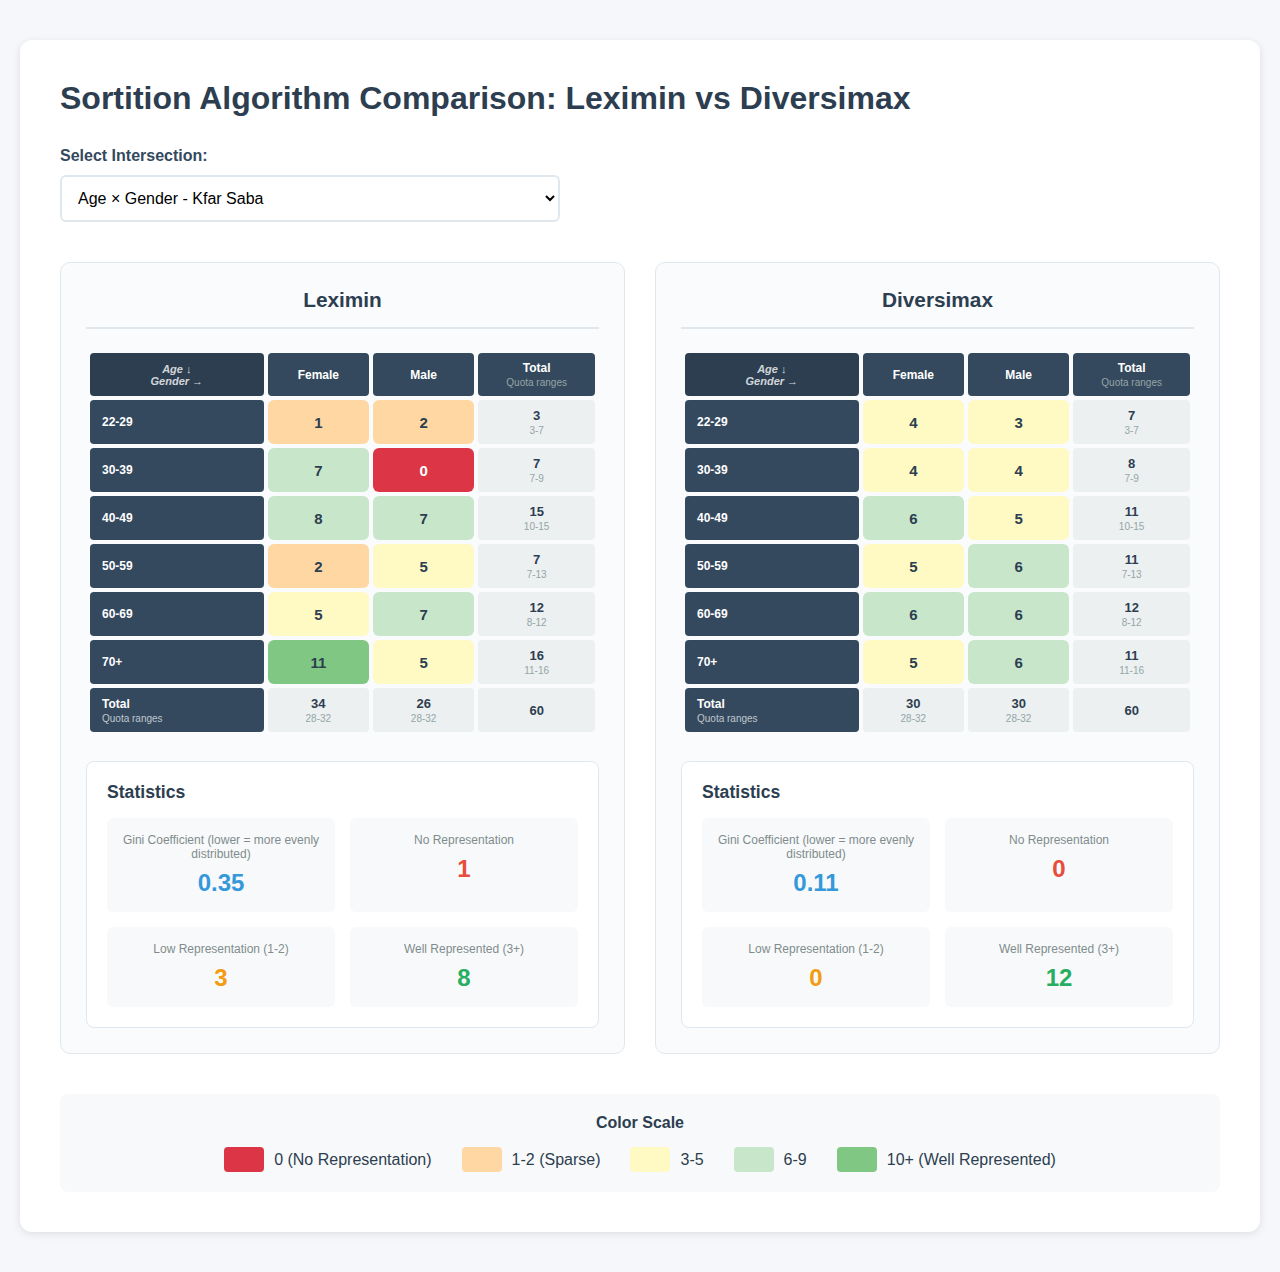
<file: index.html>
<!DOCTYPE html>
<html lang="en">
<head>
    <meta charset="UTF-8">
    <meta name="viewport" content="width=device-width, initial-scale=1.0">
    <title>Sortition Algorithm Comparison</title>
    <style>
        * {
            margin: 0;
            padding: 0;
            box-sizing: border-box;
        }

        body {
            font-family: 'Segoe UI', Tahoma, Geneva, Verdana, sans-serif;
            background: #f5f7fa;
            padding: 40px 20px;
            color: #2c3e50;
        }

        .container {
            max-width: 1600px;
            margin: 0 auto;
            background: white;
            border-radius: 12px;
            padding: 40px;
            box-shadow: 0 2px 8px rgba(0,0,0,0.1);
        }

        h1 {
            font-size: 2em;
            margin-bottom: 30px;
            color: #2c3e50;
            font-weight: 600;
        }

        .controls {
            margin-bottom: 40px;
        }

        .controls label {
            display: block;
            font-weight: 600;
            margin-bottom: 10px;
            color: #34495e;
        }

        .controls select {
            width: 100%;
            max-width: 500px;
            padding: 12px;
            border: 2px solid #e1e8ed;
            border-radius: 6px;
            font-size: 16px;
            background: white;
            cursor: pointer;
            transition: border-color 0.2s;
        }

        .controls select:hover {
            border-color: #3498db;
        }

        .controls select:focus {
            outline: none;
            border-color: #2980b9;
        }

        .comparison-wrapper {
            display: grid;
            grid-template-columns: 1fr 1fr;
            gap: 30px;
            margin-bottom: 30px;
        }

        .algorithm-section {
            background: #fafbfc;
            padding: 25px;
            border-radius: 10px;
            border: 1px solid #e1e8ed;
        }

        .algorithm-title {
            font-size: 1.3em;
            font-weight: 600;
            margin-bottom: 20px;
            text-align: center;
            padding-bottom: 15px;
            border-bottom: 2px solid #e1e8ed;
            color: #2c3e50;
        }

        .table-container {
            overflow-x: auto;
            margin-bottom: 25px;
        }

        table {
            width: 100%;
            border-collapse: separate;
            border-spacing: 4px;
        }

        th, td {
            padding: 8px 10px;
            text-align: center;
            font-size: 12px;
        }

        th {
            background: #34495e;
            color: white;
            font-weight: 600;
            border-radius: 4px;
        }

        th.corner {
            background: #2c3e50;
            font-size: 11px;
            font-style: italic;
            color: rgba(255,255,255,0.8);
        }

        th.header-cell {
            font-size: 12px;
            min-width: 70px;
        }

        td.row-header {
            background: #34495e;
            color: white;
            font-weight: 600;
            text-align: left;
            padding-left: 12px;
            border-radius: 4px;
            min-width: 120px;
            max-width: 150px;
        }

        td.data-cell {
            background: white;
            border-radius: 6px;
            font-size: 15px;
            font-weight: 600;
            transition: transform 0.2s;
            position: relative;
            min-width: 50px;
            max-width: 70px;
        }

        td.data-cell:hover {
            transform: scale(1.05);
            z-index: 10;
            box-shadow: 0 4px 12px rgba(0,0,0,0.15);
        }

        td.margin-cell {
            background: #ecf0f1;
            font-weight: 600;
            font-size: 13px;
            border-radius: 4px;
            min-width: 60px;
        }

        .quota-info {
            display: block;
            font-size: 10px;
            color: #95a5a6;
            margin-top: 2px;
            font-weight: normal;
        }

        .stats-section {
            background: white;
            padding: 20px;
            border-radius: 8px;
            border: 1px solid #e1e8ed;
        }

        .stats-title {
            font-weight: 600;
            margin-bottom: 15px;
            color: #2c3e50;
            font-size: 1.1em;
        }

        .stats-grid {
            display: grid;
            grid-template-columns: repeat(auto-fit, minmax(180px, 1fr));
            gap: 15px;
        }

        .stat-item {
            background: #f8f9fa;
            padding: 15px;
            border-radius: 6px;
            text-align: center;
        }

        .stat-label {
            font-size: 12px;
            color: #7f8c8d;
            margin-bottom: 8px;
        }

        .stat-value {
            font-size: 24px;
            font-weight: 700;
            color: #2c3e50;
        }

        .stat-item.gini .stat-value {
            color: #3498db;
        }

        .stat-item.empty .stat-value {
            color: #e74c3c;
        }

        .stat-item.sparse .stat-value {
            color: #f39c12;
        }

        .stat-item.good .stat-value {
            color: #27ae60;
        }

        .comment-section {
            margin-top: 30px;
            padding: 20px;
            background: #f8f9fa;
            border-left: 3px solid #bdc3c7;
            border-radius: 6px;
            display: none;
        }

        .comment-section.active {
            display: block;
        }

        .comment-section p {
            color: #5d6d7e;
            line-height: 1.6;
            font-size: 14px;
        }

        .legend {
            margin-top: 40px;
            padding: 20px;
            background: #f8f9fa;
            border-radius: 8px;
            text-align: center;
        }

        .legend-title {
            font-weight: 600;
            margin-bottom: 15px;
            color: #2c3e50;
        }

        .legend-items {
            display: flex;
            justify-content: center;
            gap: 30px;
            flex-wrap: wrap;
        }

        .legend-item {
            display: flex;
            align-items: center;
            gap: 10px;
        }

        .legend-color {
            width: 40px;
            height: 25px;
            border-radius: 4px;
        }

        @media (max-width: 1200px) {
            .comparison-wrapper {
                grid-template-columns: 1fr;
            }

            th.header-cell {
                min-width: 60px;
            }

            td.row-header {
                min-width: 100px;
            }
        }
    </style>
</head>
<body>
    <div class="container">
        <h1>Sortition Algorithm Comparison: Leximin vs Diversimax</h1>

        <div class="controls">
            <label for="datasetSelect">Select Intersection:</label>
            <select id="datasetSelect"></select>
        </div>

        <div class="comparison-wrapper">
            <div class="algorithm-section leximin-section">
                <h2 class="algorithm-title">Leximin</h2>
                <div class="table-container" id="leximinTable"></div>
                <div class="stats-section">
                    <div class="stats-title">Statistics</div>
                    <div class="stats-grid" id="leximinStats"></div>
                </div>
            </div>

            <div class="algorithm-section diversimax-section">
                <h2 class="algorithm-title">Diversimax</h2>
                <div class="table-container" id="diversimaxTable"></div>
                <div class="stats-section">
                    <div class="stats-title">Statistics</div>
                    <div class="stats-grid" id="diversimaxStats"></div>
                </div>
            </div>
        </div>

        <div class="comment-section" id="commentSection">
            <p id="commentText"></p>
        </div>

        <div class="legend">
            <div class="legend-title">Color Scale</div>
            <div class="legend-items">
                <div class="legend-item">
                    <div class="legend-color" style="background: #dc3545;"></div>
                    <span>0 (No Representation)</span>
                </div>
                <div class="legend-item">
                    <div class="legend-color" style="background: #ffd7a3;"></div>
                    <span>1-2 (Sparse)</span>
                </div>
                <div class="legend-item">
                    <div class="legend-color" style="background: #fff9c4;"></div>
                    <span>3-5</span>
                </div>
                <div class="legend-item">
                    <div class="legend-color" style="background: #c8e6c9;"></div>
                    <span>6-9</span>
                </div>
                <div class="legend-item">
                    <div class="legend-color" style="background: #81c784;"></div>
                    <span>10+ (Well Represented)</span>
                </div>
            </div>
        </div>
    </div>

    <script>
        const datasets = [
            {
                name: "Neighborhood × Gender - Raanana",
                comment: "Diversimax prefers completely equal intersection sizes, unbiased by the distribution in the pool",
                gini: { leximin: 0.1, diversimax: 0 },
                distribution: {
                    rows: ["South", "North East", "North West"],
                    cols: ["Female", "Male"],
                    rows_name: "neighborhood",
                    cols_name: "gender",
                    leximin: [[14, 8], [9, 9], [9, 11]],
                    diversimax: [[10, 10], [10, 10], [10, 10]]
                },
                neighborhood_quotas: {
                    rows: ["North East", "North West", "South"],
                    quotas: [[18, 22], [15, 22], [19, 22]]
                },
                gender_quotas: {
                    rows: ["Male", "Female"],
                    quotas: [[28, 32], [28, 32]]
                }
            },
            {
                name: "Neighborhood × Religiousness - Raanana",
                gini: { leximin: 0.41, diversimax: 0.27 },
                distribution: {
                    rows: ["South", "North East", "North West"],
                    cols: ["Religious", "Secular", "Traditional"],
                    rows_name: "neighborhood",
                    cols_name: "religiousness",
                    leximin: [[5, 16, 1], [6, 10, 2], [2, 13, 5]],
                    diversimax: [[5, 10, 5], [5, 12, 3], [3, 12, 5]]
                },
                religiousness_quotas: {
                    rows: ["Secular", "Traditional", "Religious"],
                    quotas: [[34, 41], [8, 13], [8, 13]]
                },
                neighborhood_quotas: {
                    rows: ["North East", "North West", "South"],
                    quotas: [[18, 22], [15, 22], [19, 22]]
                }
            },
            {
                name: "Education × Gender - Raanana",
                comment: "Diversimax prefers higher representation of underrepresented groups, other algorithms may stick to the lower end of the quota range",
                gini: { leximin: 0.39, diversimax: 0.26 },
                distribution: {
                    rows: ["High School Diploma", "BA", "MA+", "Non-Academic Diploma"],
                    cols: ["Female", "Male"],
                    rows_name: "education",
                    cols_name: "gender",
                    leximin: [[0, 3], [15, 10], [14, 10], [3, 5]],
                    diversimax: [[4, 5], [14, 10], [9, 10], [3, 5]]
                },
                gender_quotas: {
                    rows: ["Male", "Female"],
                    quotas: [[28, 32], [28, 32]]
                },
                education_quotas: {
                    rows: ["Non-Academic Diploma", "MA+", "BA", "High School Diploma"],
                    quotas: [[6, 8], [12, 24], [21, 27], [3, 9]]
                }
            },
            {
                name: "Age × Gender - Kfar Saba",
                gini: { leximin: 0.35, diversimax: 0.11 },
                distribution: {
                    rows: ["22-29", "30-39", "40-49", "50-59", "60-69", "70+"],
                    cols: ["Female", "Male"],
                    rows_name: "age",
                    cols_name: "gender",
                    leximin: [[1, 2], [7, 0], [8, 7], [2, 5], [5, 7], [11, 5]],
                    diversimax: [[4, 3], [4, 4], [6, 5], [5, 6], [6, 6], [5, 6]]
                },
                age_quotas: {
                    rows: ["22-29", "30-39", "40-49", "50-59", "60-69", "70+"],
                    quotas: [[3, 7], [7, 9], [10, 15], [7, 13], [8, 12], [11, 16]]
                },
                gender_quotas: {
                    rows: ["Male", "Female"],
                    quotas: [[28, 32], [28, 32]]
                }
            },
            {
                name: "Religiousness × Gender - Kfar Saba",
                gini: { leximin: 0.43, diversimax: 0.33 },
                distribution: {
                    rows: ["Religious", "Secular", "Traditional"],
                    cols: ["Female", "Male"],
                    rows_name: "religiousness",
                    cols_name: "gender",
                    leximin: [[2, 1], [26, 18], [6, 7]],
                    diversimax: [[4, 4], [18, 19], [8, 7]]
                },
                gender_quotas: {
                    rows: ["Male", "Female"],
                    quotas: [[26, 34], [26, 34]]
                },
                religiousness_quotas: {
                    rows: ["Secular", "Traditional", "Religious"],
                    quotas: [[36, 44], [10, 16], [3, 8]]
                }
            },
                        {
                name: "Neighborhood × Education - Kfar Saba (narrow quota ranges)",
                comment: "Even when the quota ranges are narrow (each row / column total to the value in both algorithms), Diversimax achieves a more balanced distribution",
                gini: { leximin: 0.43, diversimax: 0.31},
                distribution: {
                    rows: ["East", "West", "Center-South", "Center-North", "New 60", "New 80"],
                    cols: ["9-12", "13-15", "16+"],
                    rows_name: "neighborhood",
                    cols_name: "education",
                    leximin: [[2, 2,7], [2,2,2], [4,11,0], [5,4,9], [3,0,2], [2,1,2]],
                    diversimax: [[2, 4,5], [2,2,2], [5,6,4], [5,4,9], [2,2,1], [2,2,1]]
                },
                education_quotas: {
                    rows: ["9-12", "13-15", "16+"],
                    quotas: [[18, 18], [20, 20], [22, 22]]
                },
                neighborhood_quotas: {
                    rows: ["East", "West", "Center-South", "Center-North", "New 60", "New 80"],
                    quotas: [[9, 9], [6, 6], [15,15],[18,18],[5,5],[5,5]]
                }
            },
            {
                name: "Education - Kfar Saba",
                comment: "Even when looking at a single dimension, Diversimax tends to a more balanced distribution",
                gini: { diversimax: 0.04, leximin: 0.1 },
                distribution: {
                    rows: ["12-9", "15-13", "16+"],
                    cols: ["Count"],
                    rows_name: "education",
                    cols_name: "count",
                    diversimax: [[18], [22], [20]],
                    leximin: [[15], [21], [24]]
                },
                education_quotas: {
                    rows: ["12-9", "15-13", "16+"],
                    quotas: [[15, 25], [20, 24], [16, 24]]
                }
            }
        ];

        function getCellColor(value) {
            if (value === 0) return '#dc3545';
            if (value <= 2) return '#ffd7a3';
            if (value <= 5) return '#fff9c4';
            if (value <= 9) return '#c8e6c9';
            return '#81c784';
        }

        function getQuotaForRow(dataset, rowName) {
            const rowsName = dataset.distribution.rows_name;
            const quotasKey = rowsName + '_quotas';

            if (dataset[quotasKey]) {
                const idx = dataset[quotasKey].rows.indexOf(rowName);
                if (idx !== -1) {
                    return dataset[quotasKey].quotas[idx];
                }
            }
            return null;
        }

        function getQuotaForCol(dataset, colName) {
            const colsName = dataset.distribution.cols_name;
            const quotasKey = colsName + '_quotas';

            if (dataset[quotasKey]) {
                const idx = dataset[quotasKey].rows.indexOf(colName);
                if (idx !== -1) {
                    return dataset[quotasKey].quotas[idx];
                }
            }
            return null;
        }

        function calculateStats(data) {
            const flat = data.flat();
            const empty = flat.filter(x => x === 0).length;
            const sparse = flat.filter(x => x >= 1 && x <= 2).length;
            const good = flat.filter(x => x >= 3).length;

            return { empty, sparse, good };
        }

        function renderTable(containerId, data, dataset, algorithm) {
            const container = document.getElementById(containerId);
            const dist = dataset.distribution;
            const matrix = dist[algorithm];

            // Capitalize first letter for display
            const rowsLabel = dist.rows_name.charAt(0).toUpperCase() + dist.rows_name.slice(1);
            const colsLabel = dist.cols_name.charAt(0).toUpperCase() + dist.cols_name.slice(1);

            let html = '<table><thead><tr>';
            html += `<th class="corner">${rowsLabel} ↓<br>${colsLabel} →</th>`;

            dist.cols.forEach(col => {
                html += `<th class="header-cell">${col}</th>`;
            });
            html += `<th class="header-cell">Total<br><span class="quota-info">Quota ranges</span></th>`;
            html += '</tr></thead><tbody>';

            dist.rows.forEach((row, i) => {
                html += '<tr>';
                html += `<td class="row-header">${row}</td>`;

                dist.cols.forEach((col, j) => {
                    const value = matrix[i][j];
                    const color = getCellColor(value);
                    html += `<td class="data-cell" style="background: ${color}; color: ${value === 0 ? 'white' : 'inherit'};">${value}</td>`;
                });

                const rowSum = matrix[i].reduce((a, b) => a + b, 0);
                const quota = getQuotaForRow(dataset, row);
                const quotaText = quota ? `<span class="quota-info">${quota[0]}-${quota[1]}</span>` : '';
                html += `<td class="margin-cell">${rowSum}<br>${quotaText}</td>`;
                html += '</tr>';
            });

            html += '<tr>';
            html += `<td class="row-header">Total<br><span class="quota-info" style="color: rgba(255,255,255,0.7);">Quota ranges</span></td>`;

            dist.cols.forEach((col, j) => {
                const colSum = matrix.reduce((sum, row) => sum + row[j], 0);
                const quota = getQuotaForCol(dataset, col);
                const quotaText = quota ? `<span class="quota-info">${quota[0]}-${quota[1]}</span>` : '';
                html += `<td class="margin-cell">${colSum}<br>${quotaText}</td>`;
            });

            const total = matrix.flat().reduce((a, b) => a + b, 0);
            html += `<td class="margin-cell"><strong>${total}</strong></td>`;
            html += '</tr>';

            html += '</tbody></table>';
            container.innerHTML = html;
        }

        function renderStats(containerId, dataset, algorithm) {
            const container = document.getElementById(containerId);
            const stats = calculateStats(dataset.distribution[algorithm]);
            const gini = dataset.gini[algorithm];

            container.innerHTML = `
                <div class="stat-item gini">
                    <div class="stat-label">Gini Coefficient\n(lower = more evenly distributed)</div>
                    <div class="stat-value">${gini.toFixed(2)}</div>
                </div>
                <div class="stat-item empty">
                    <div class="stat-label">No Representation</div>
                    <div class="stat-value">${stats.empty}</div>
                </div>
                <div class="stat-item sparse">
                    <div class="stat-label">Low Representation (1-2)</div>
                    <div class="stat-value">${stats.sparse}</div>
                </div>
                <div class="stat-item good">
                    <div class="stat-label">Well Represented (3+)</div>
                    <div class="stat-value">${stats.good}</div>
                </div>
            `;
        }

        function updateVisualization() {
            const selectedIndex = document.getElementById('datasetSelect').value;
            const dataset = datasets[selectedIndex];

            renderTable('leximinTable', dataset, dataset, 'leximin');
            renderTable('diversimaxTable', dataset, dataset, 'diversimax');

            renderStats('leximinStats', dataset, 'leximin');
            renderStats('diversimaxStats', dataset, 'diversimax');

            // Handle comment section
            const commentSection = document.getElementById('commentSection');
            const commentText = dataset.comment || '';

            if (commentText) {
                document.getElementById('commentText').textContent = commentText;
                commentSection.classList.add('active');
            } else {
                commentSection.classList.remove('active');
            }
        }

        function init() {
            const select = document.getElementById('datasetSelect');
            datasets.forEach((ds, i) => {
                const option = document.createElement('option');
                option.value = i;
                option.textContent = ds.name;
                // Set Age × Gender - Kfar Saba as default (index 3)
                if (i === 3) {
                    option.selected = true;
                }
                select.appendChild(option);
            });

            select.addEventListener('change', updateVisualization);
            updateVisualization();
        }

        init();
    </script>
</body>
</html>
</file>
